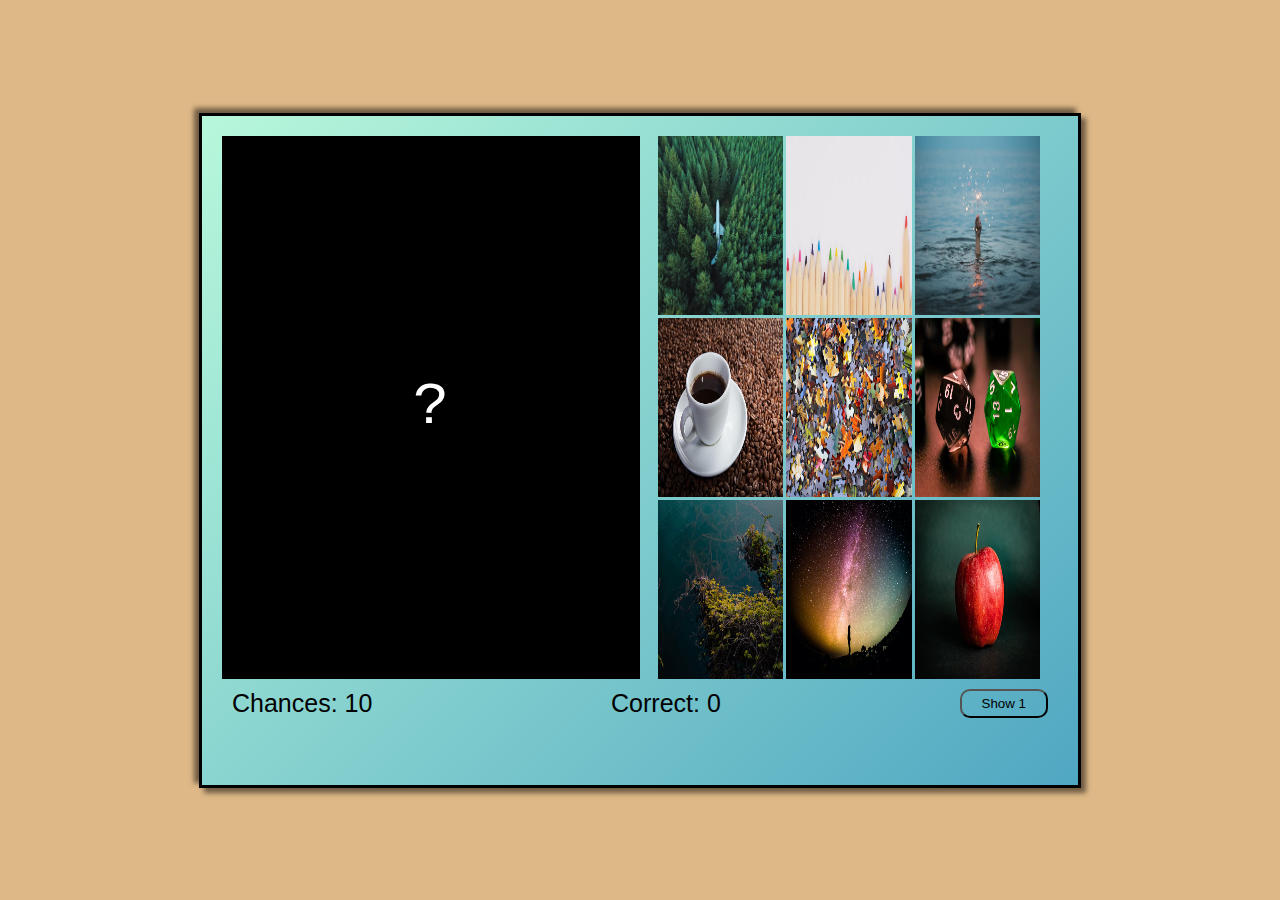
<file: new look/index.html>
<!DOCTYPE html>
<html lang="en">
  <head>
    <meta charset="UTF-8" />
    <meta http-equiv="X-UA-Compatible" content="IE=edge" />
    <meta name="viewport" content="width=device-width, initial-scale=1.0" />
    <title>UPdate game</title>
    <link rel="stylesheet" href="app.css" />
  </head>
  <body>
    <div class="container">
      <div class="images-con">
        <div class="one-image">
          <img src="pic-3.avif" class="one" alt="" />
          <div class="cover">?</div>
        </div>
        <div class="many-images">
          <img src="pic-1.avif" class="imgs" alt="" />
          <img src="pic-2.avif" class="imgs" alt="" />
          <img src="pic-3.avif" class="imgs" alt="" />
          <img src="pic-4.avif" class="imgs" alt="" />
          <img src="pic-5.avif" class="imgs" alt="" />
          <img src="pic-6.avif" class="imgs" alt="" />
          <img src="pic-7.avif" class="imgs" alt="" />
          <img src="pic-8.avif" class="imgs" alt="" />
          <img src="pic-9.avif" class="imgs" alt="" />
          <!-- <img src="pic-10.avif" class="imgs" alt="" /> -->
        </div>
      </div>
      <div class="dis">
        <p id="chances">Chances: <span class="chances-num">10</span></p>
        <p id="correct">Correct: <span class="correct-num">0</span></p>
        <button id="show-btn">Show <span class="show-num">1</span></button>
      </div>
      <div class="overlay hidden"></div>
    </div>
    <p class="correct-pop hidden">CORRECT ✔</p>
    <div class="result hidden">
      <p class="win-lose">YOU WON THE GAME 🏆</p>
      <button id="play-again">Play again</button>
    </div>

    <script src="script.js"></script>
  </body>
</html>
</file>
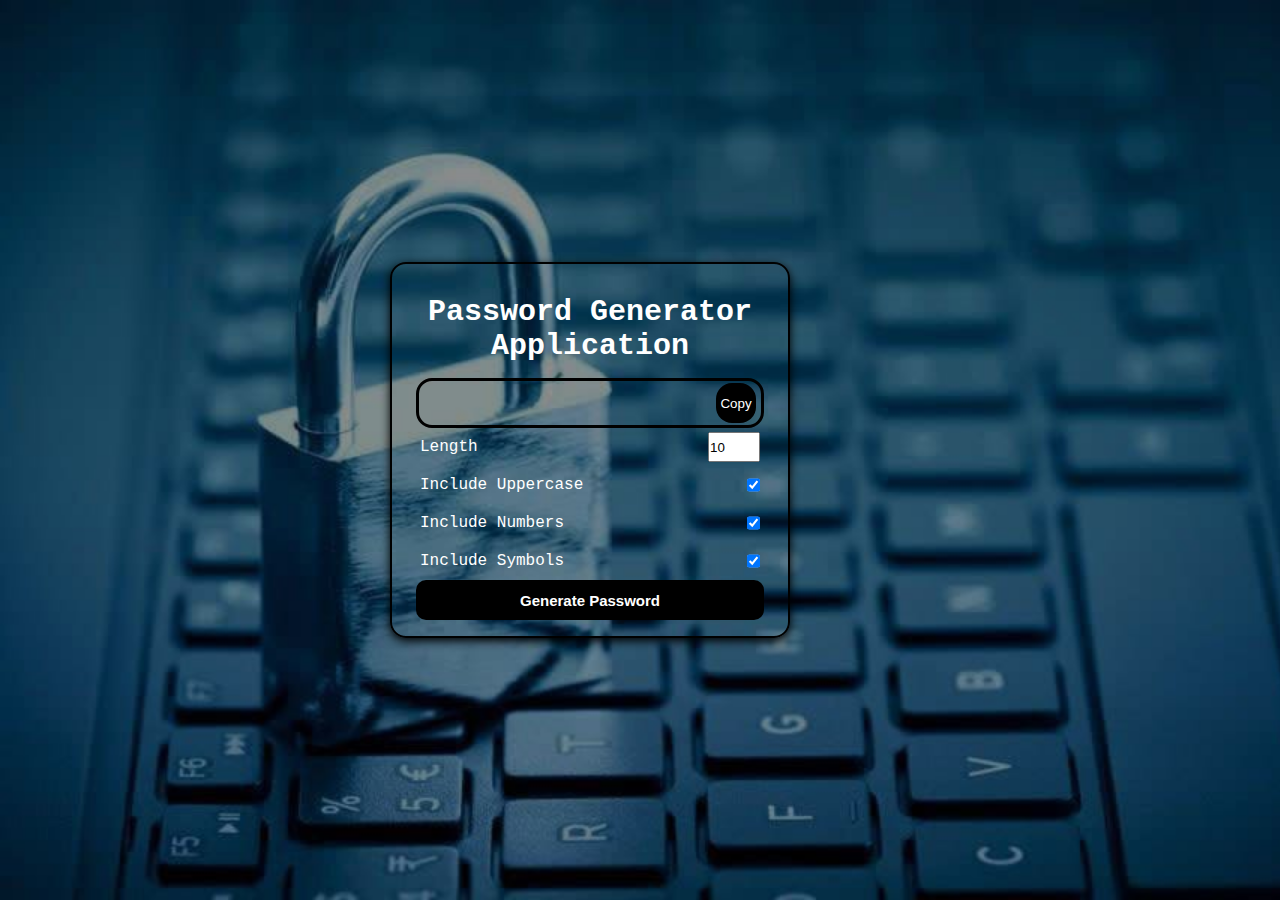
<file: Password-Generator/index.html>
<!DOCTYPE html>
<html lang="en">
  <head>
    <title>Password Generator App</title>
    <link rel="stylesheet" href="style.css" />
    <script src="script.js" defer></script>
  </head>

  <body>
    <div class="content">
      <form id="passwordGeneratorForm">
        <div class="container">
          <h2>Password Generator Application</h2>
          <div class="result__container">
            <span id="result"></span>
            <button id="copy">Copy</button>
          </div>
          <div class="options">
            <div class="option">
              <label>Length</label>
              <input type="number" id="length" min="4" max="30" value="10" />
            </div>
            <div class="option">
              <label>Include Uppercase</label>
              <input type="checkbox" id="uppercase" checked />
            </div>
            <div class="option">
              <label>Include Numbers</label>
              <input type="checkbox" id="numbers" checked />
            </div>
            <div class="option">
              <label>Include Symbols</label>
              <input type="checkbox" id="symbols" checked />
            </div>
          </div>
          <button class="btn" id="generate" type="submit">
            Generate Password
          </button>
        </div>
      </form>
    </div>
  </body>
</html>
</file>
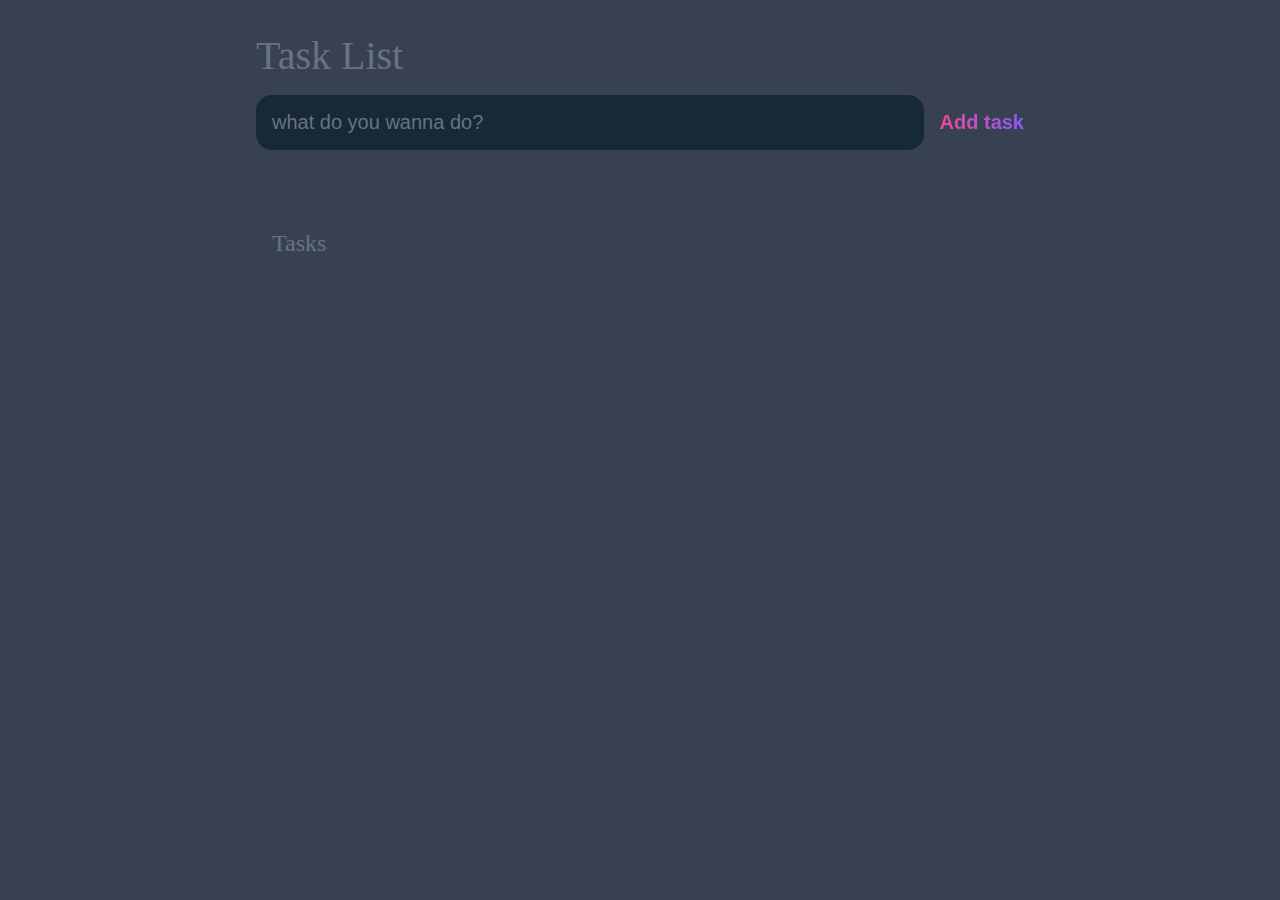
<file: project to do/index.html>
<!DOCTYPE html>
<html lang="en">

<head>
    <meta charset="UTF-8">
    <meta http-equiv="X-UA-Compatible" content="IE=edge">
    <meta name="viewport" content="width=device-width, initial-scale=1.0">
    <title>to do assignment</title>
    <link rel="stylesheet" href="styling.css">
    <link rel="stylesheet" href="resp.css">
</head>

<body>
    <header>
        <h1>Task List</h1>
        <form action="" class="new-task-form">
            <input type="text" id="new-task-input" placeholder="what do you wanna do?">
            <input type="submit" id="new-task-submit" value="Add task">

        </form>
    </header>
    <main>

        <section class="task-list">
            <h2>Tasks</h2>
            <div id="tasks">

                <!-- <div class="task">
                    <div class="content">
                        <input type="text" class="text" value="my shiny text">
                    </div>
                    <div class="actions">
                        <button class="edit">Edit</button>
                        <button class="delete">delete</button>
                    </div>
                </div> -->

            </div>
        </section>
    </main>

    <script src="app.js"></script>
</body>

</html>
</file>
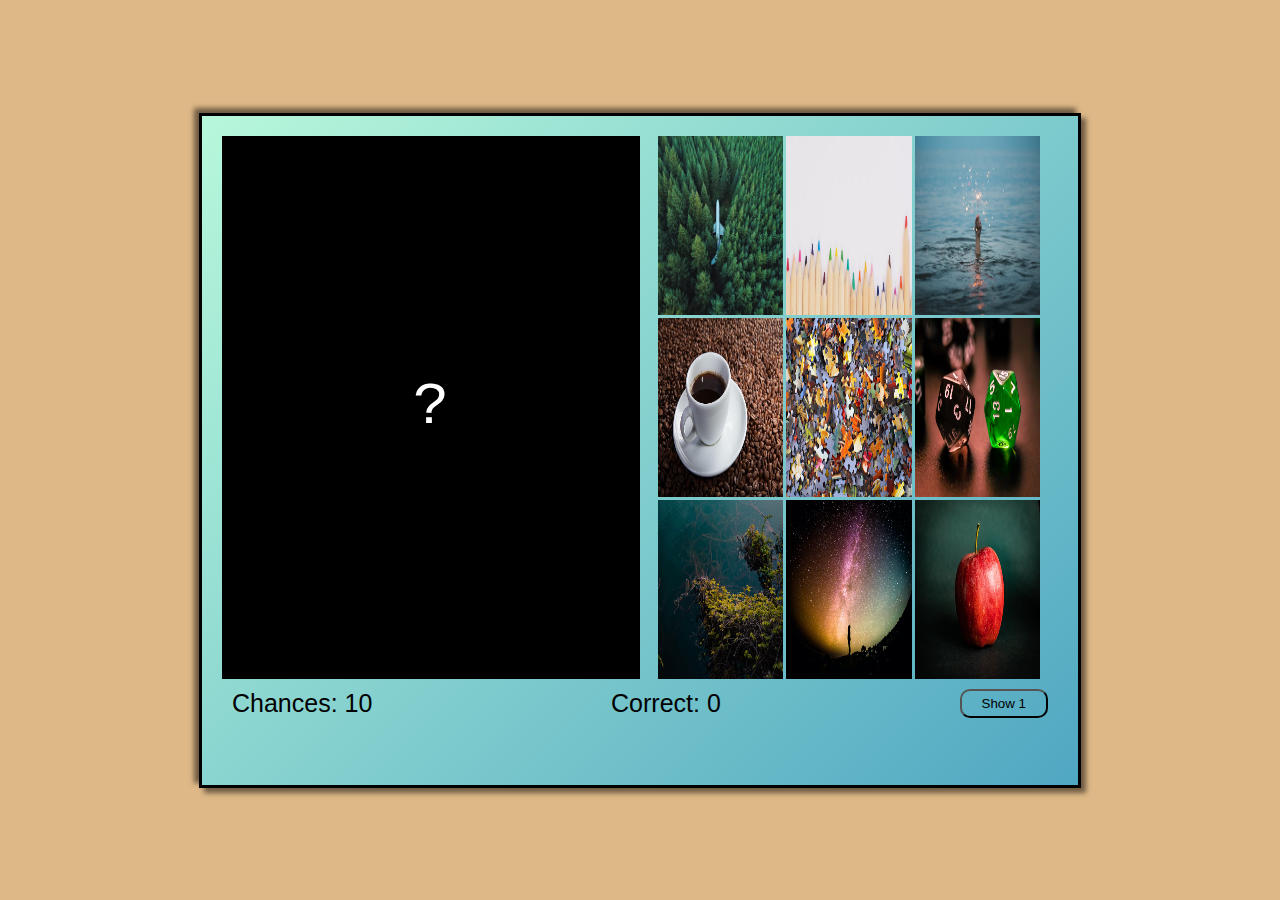
<file: Updated photo game/index.html>
<!DOCTYPE html>
<html lang="en">
  <head>
    <meta charset="UTF-8" />
    <meta http-equiv="X-UA-Compatible" content="IE=edge" />
    <meta name="viewport" content="width=device-width, initial-scale=1.0" />
    <title>Photo Game</title>
    <link rel="stylesheet" href="app.css" />
  </head>
  <body>
    <div class="container">
      <div class="images-con">
        <div class="one-image">
          <img src="pic-3.avif" class="one" alt="" />
          <div class="cover">?</div>
        </div>
        <div class="many-images">
          <img src="pic-1.avif" class="imgs" alt="" />
          <img src="pic-2.avif" class="imgs" alt="" />
          <img src="pic-3.avif" class="imgs" alt="" />
          <img src="pic-4.avif" class="imgs" alt="" />
          <img src="pic-5.avif" class="imgs" alt="" />
          <img src="pic-6.avif" class="imgs" alt="" />
          <img src="pic-7.avif" class="imgs" alt="" />
          <img src="pic-8.avif" class="imgs" alt="" />
          <img src="pic-9.avif" class="imgs" alt="" />
          <!-- <img src="pic-10.avif" class="imgs" alt="" /> -->
        </div>
      </div>
      <div class="dis">
        <p id="chances">Chances: <span class="chances-num">10</span></p>
        <p id="correct">Correct: <span class="correct-num">0</span></p>
        <button id="show-btn">Show <span class="show-num">1</span></button>
      </div>
      <div class="overlay hidden"></div>
    </div>
    <p class="correct-pop hidden">CORRECT ✔</p>
    <div class="result hidden">
      <p class="win-lose">YOU WON THE GAME 🏆</p>
      <button id="play-again">Play again</button>
    </div>

    <script src="script.js"></script>
  </body>
</html>
</file>
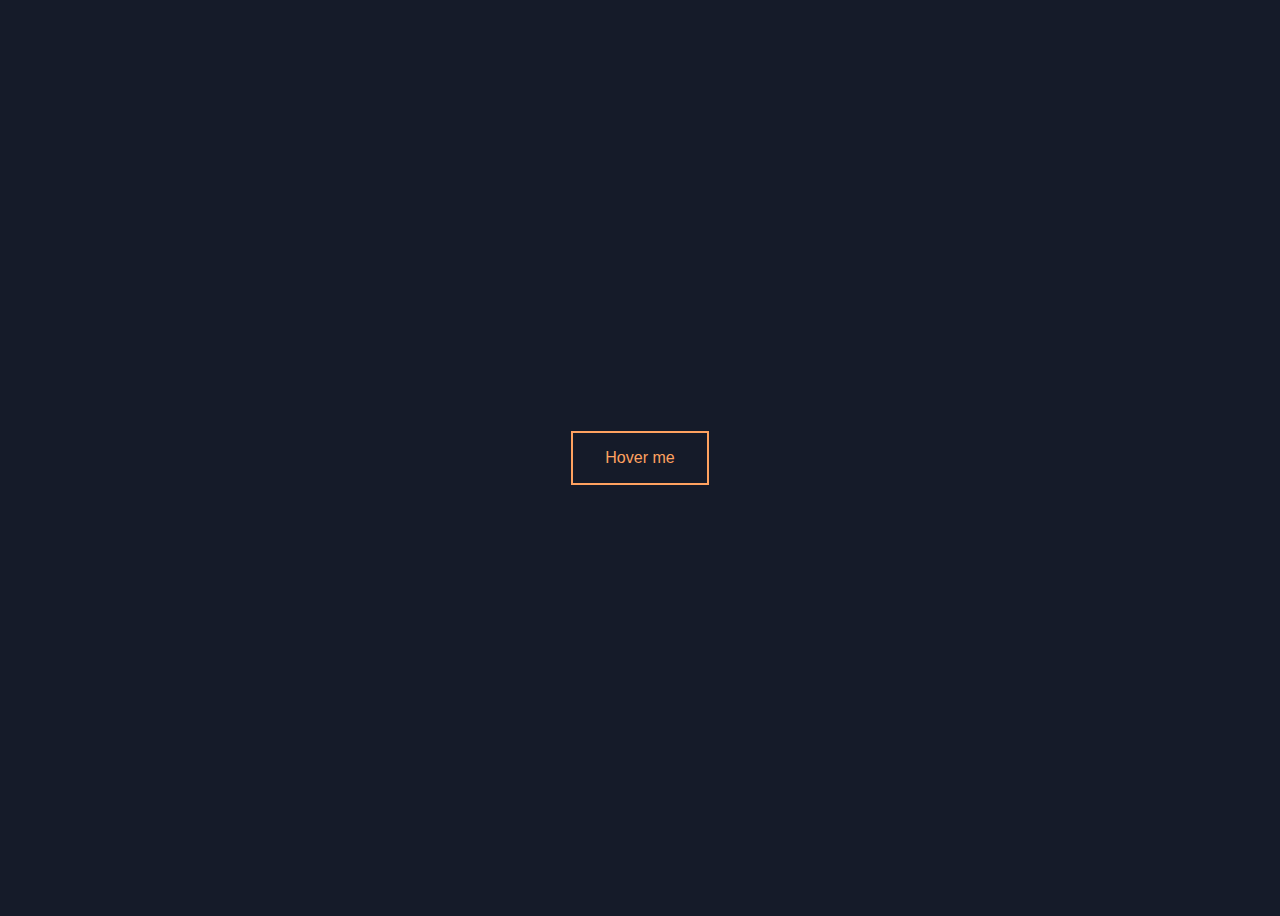
<file: fancyButton-effect/button.html>
<!DOCTYPE html>
<html lang="en">

<head>
    <meta charset="UTF-8">
    <meta http-equiv="X-UA-Compatible" content="IE=edge">
    <meta name="viewport" content="width=device-width, initial-scale=1.0">
    <title>fancy button</title>
    <link rel="stylesheet" href="button.css">
    <link rel="stylesheet" href="https://fonts.googleapis.com/css?family=Roboto+Mono&subset=cyrillic.">
</head>

<body>
    <button>Hover me</button>

</body>

</html>
</file>
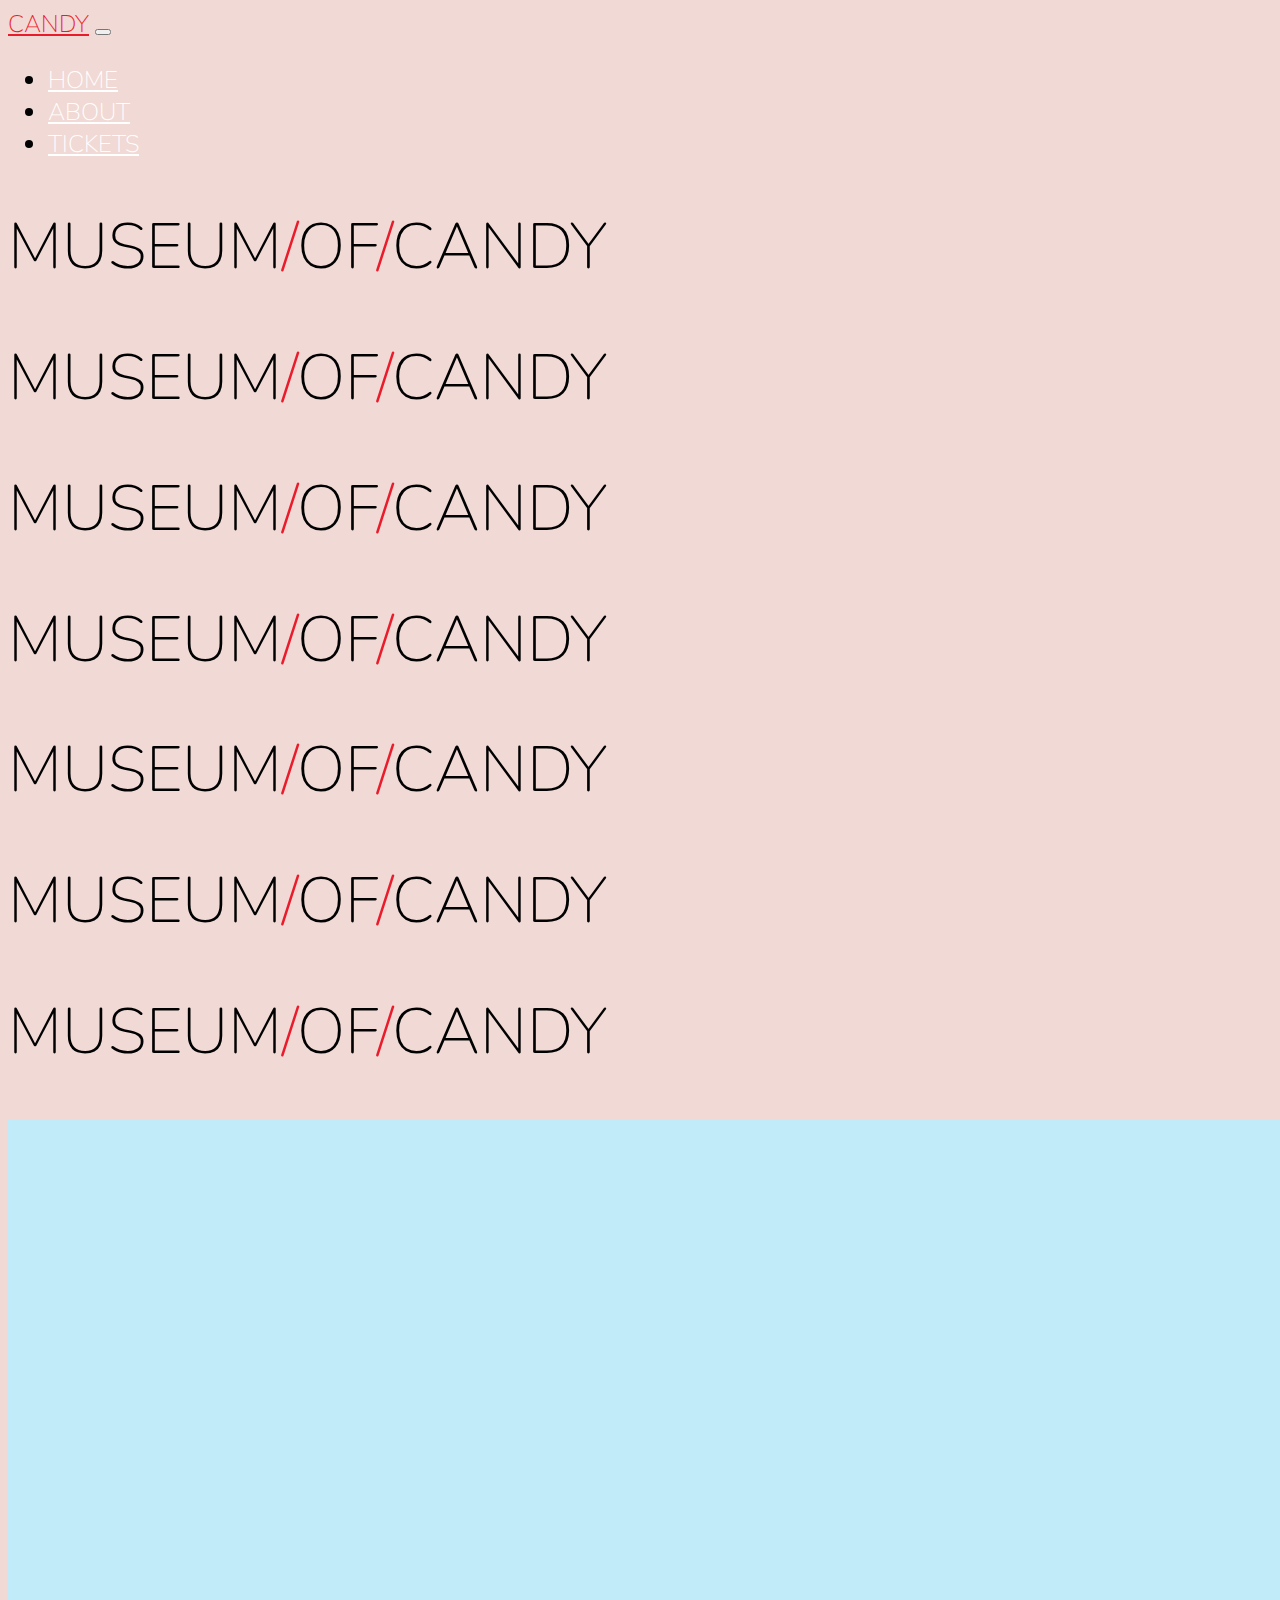
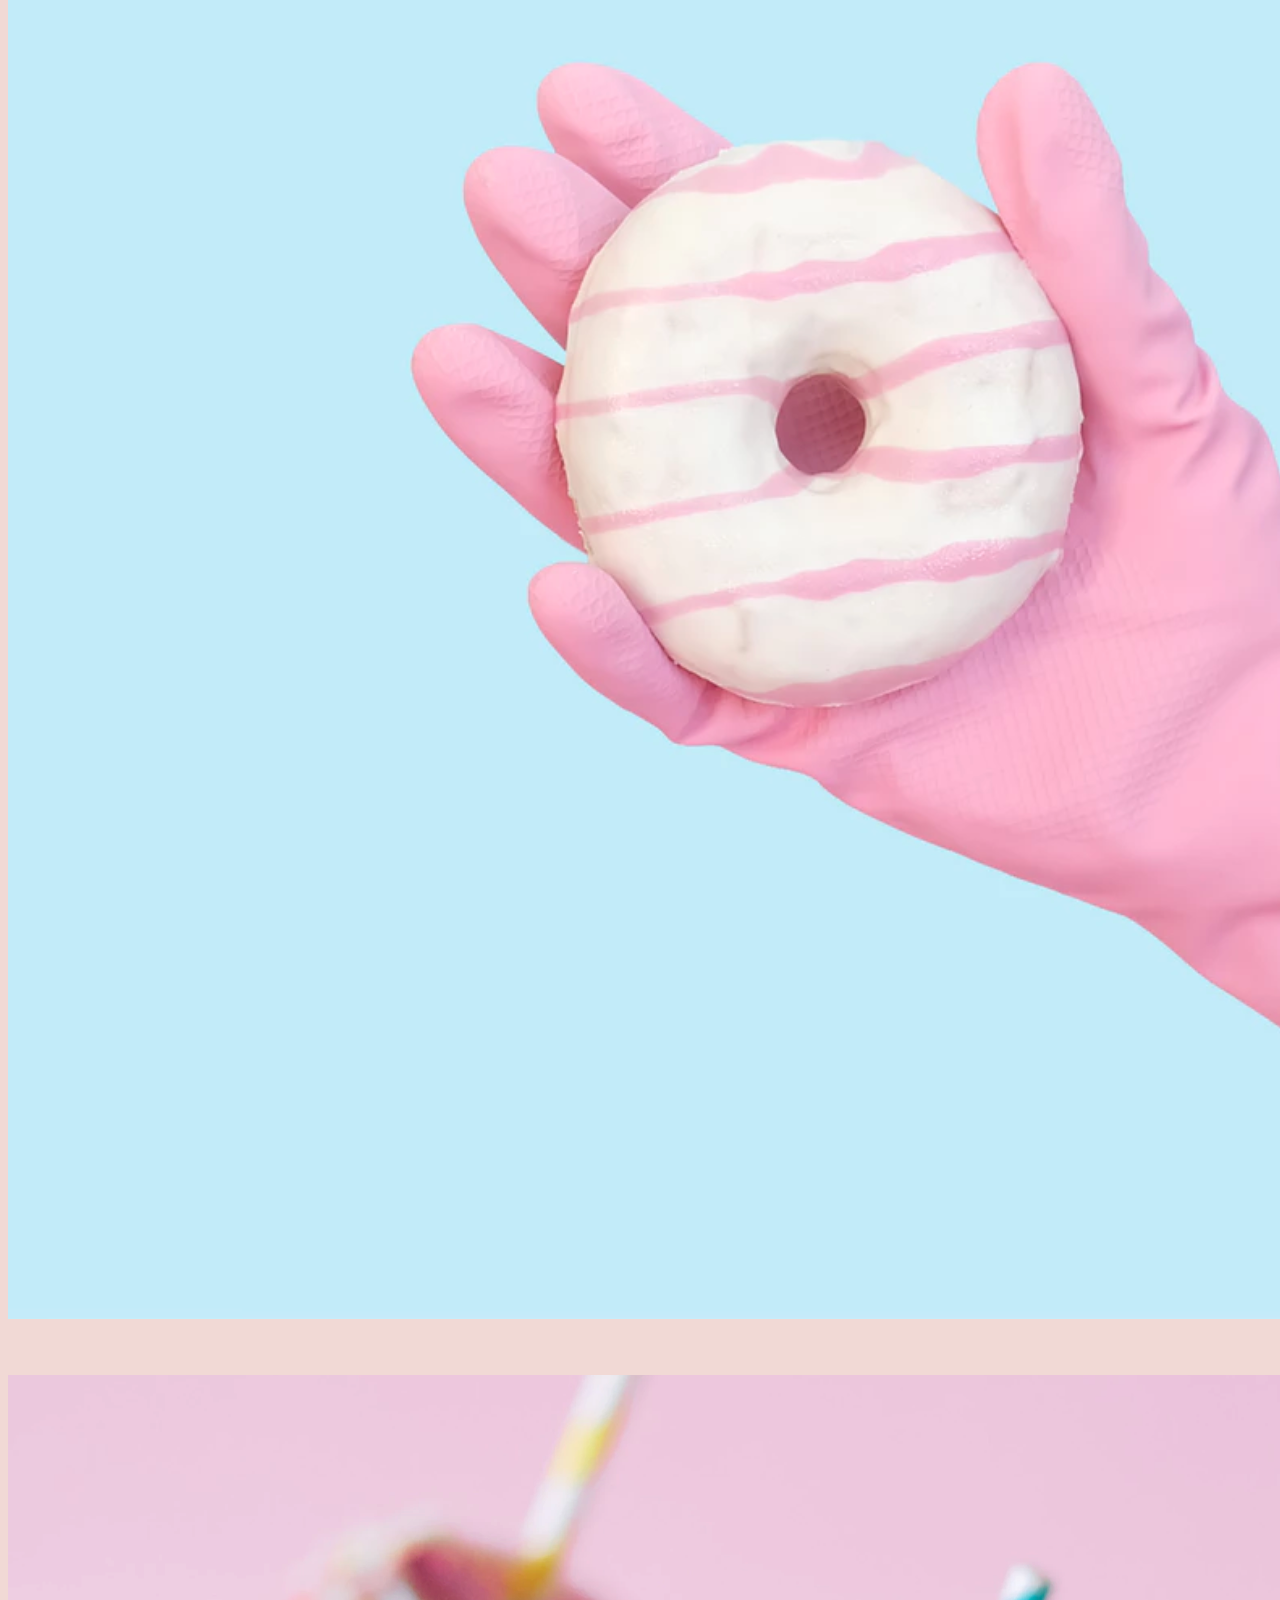
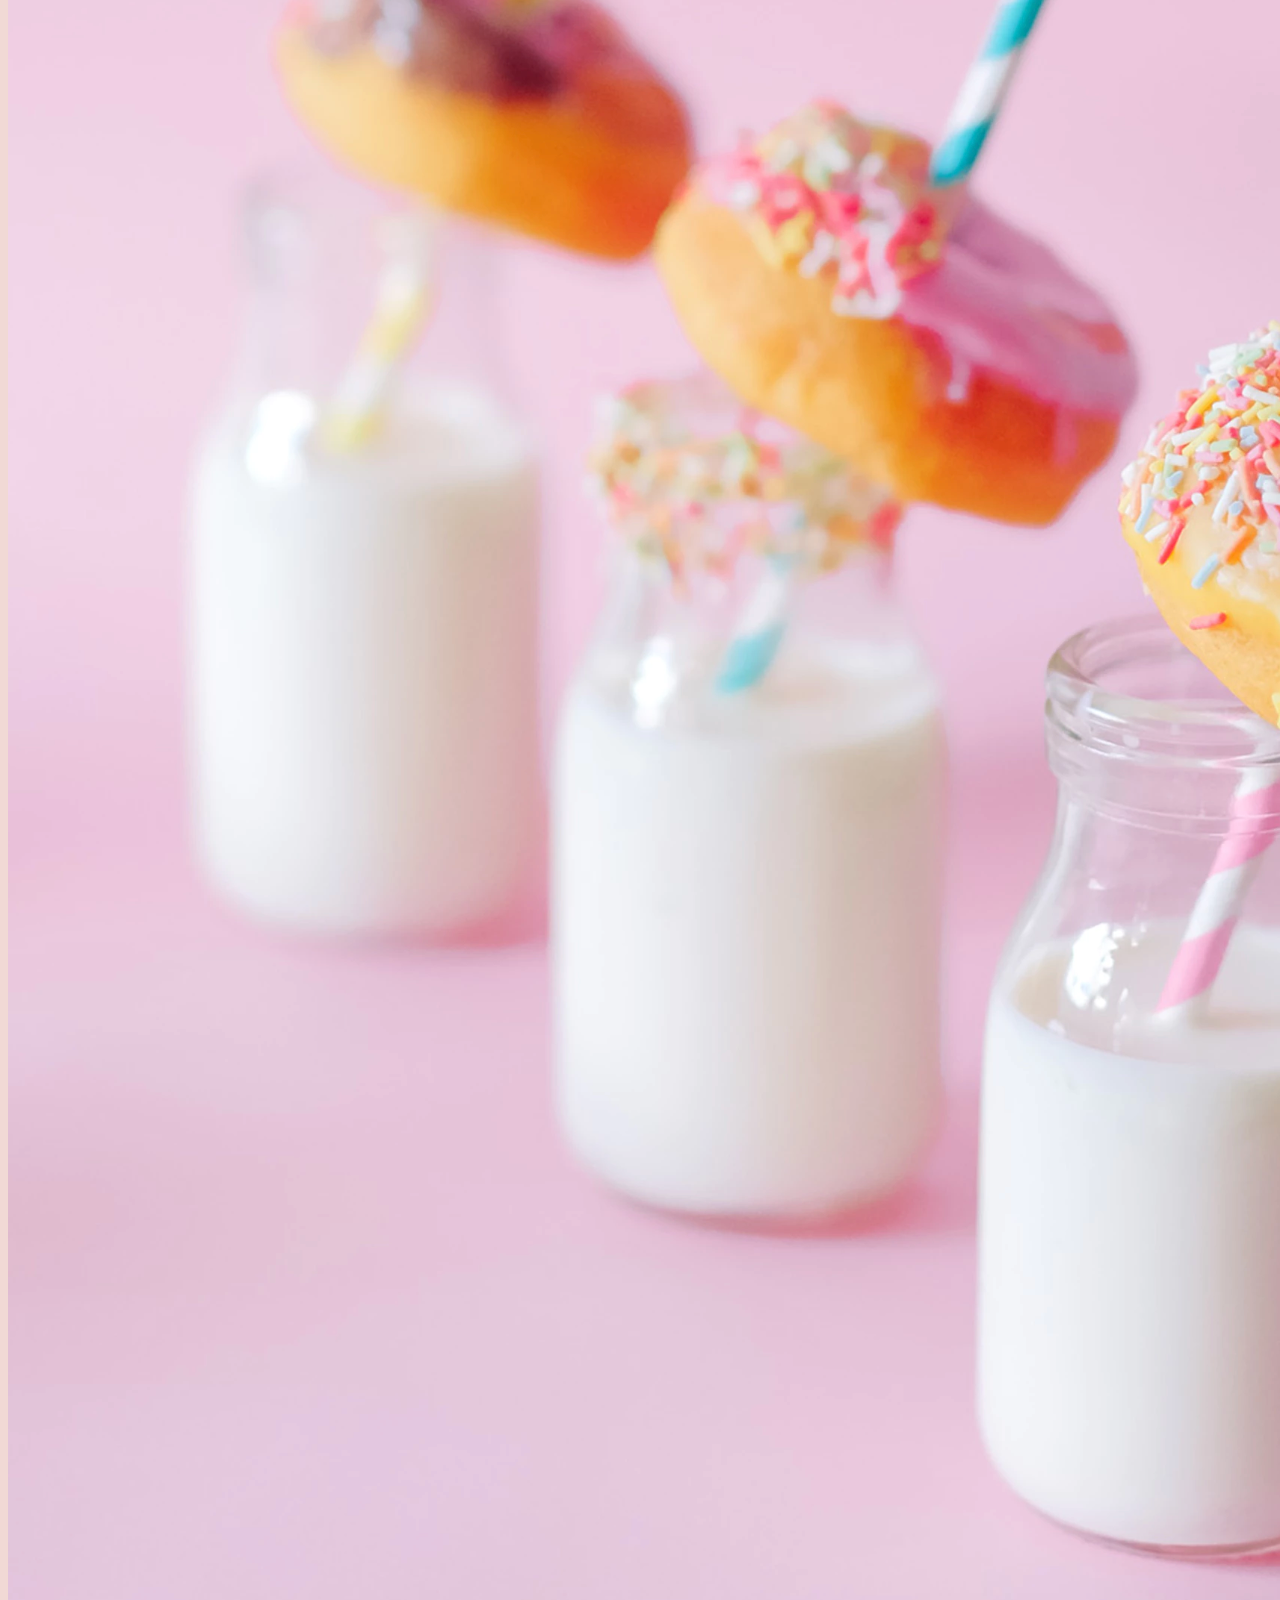
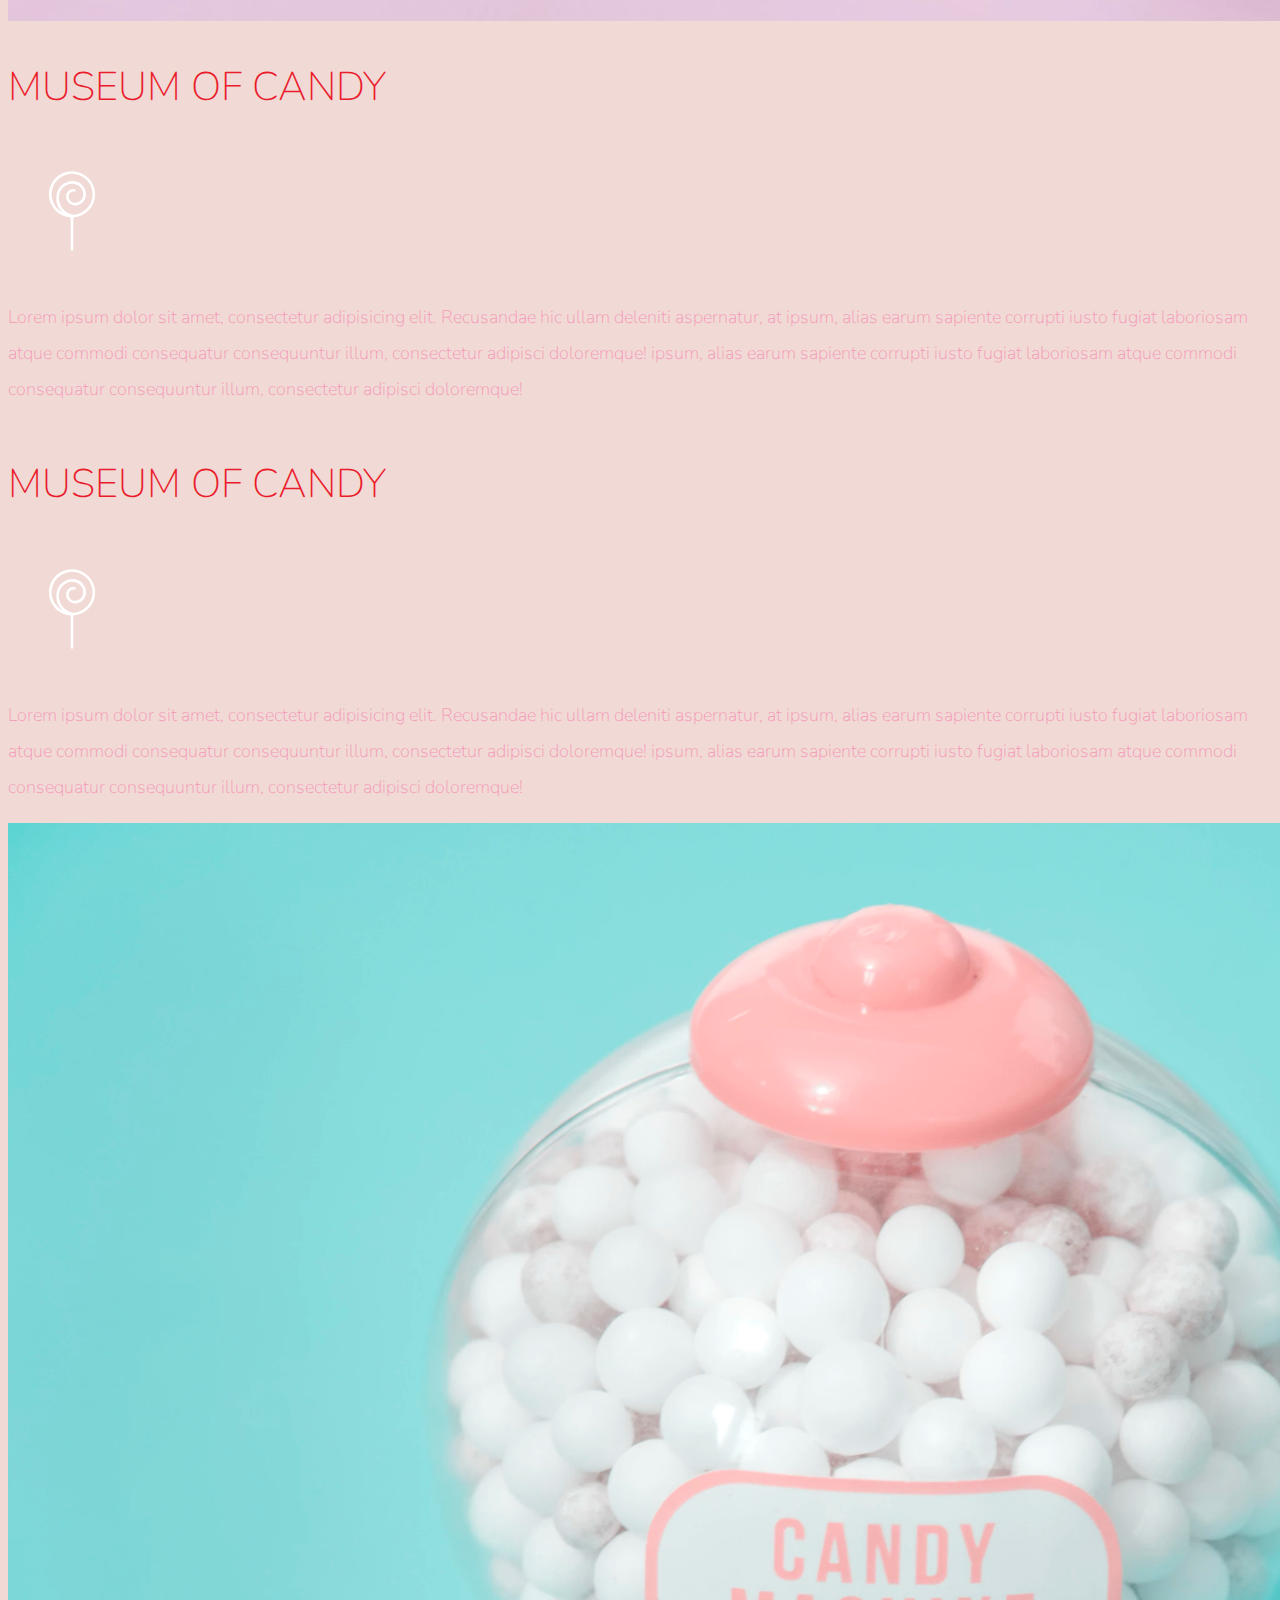
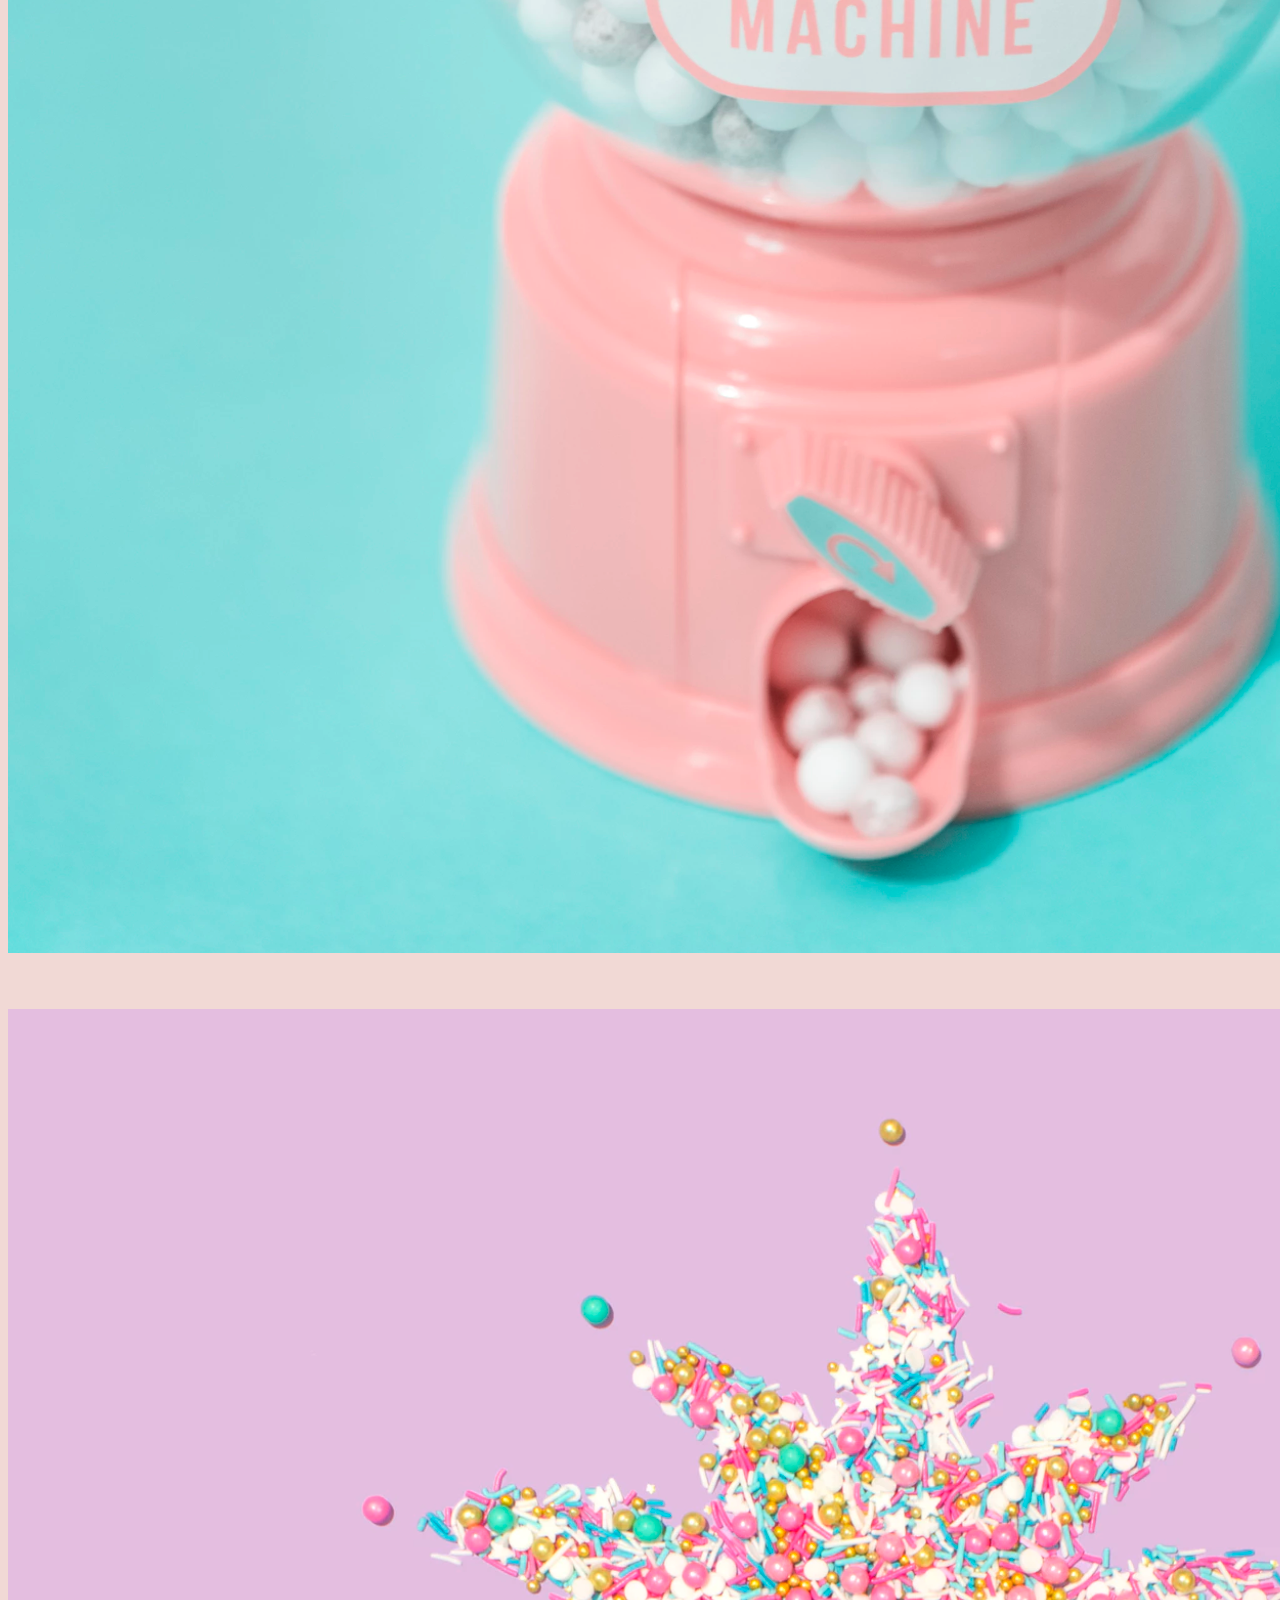
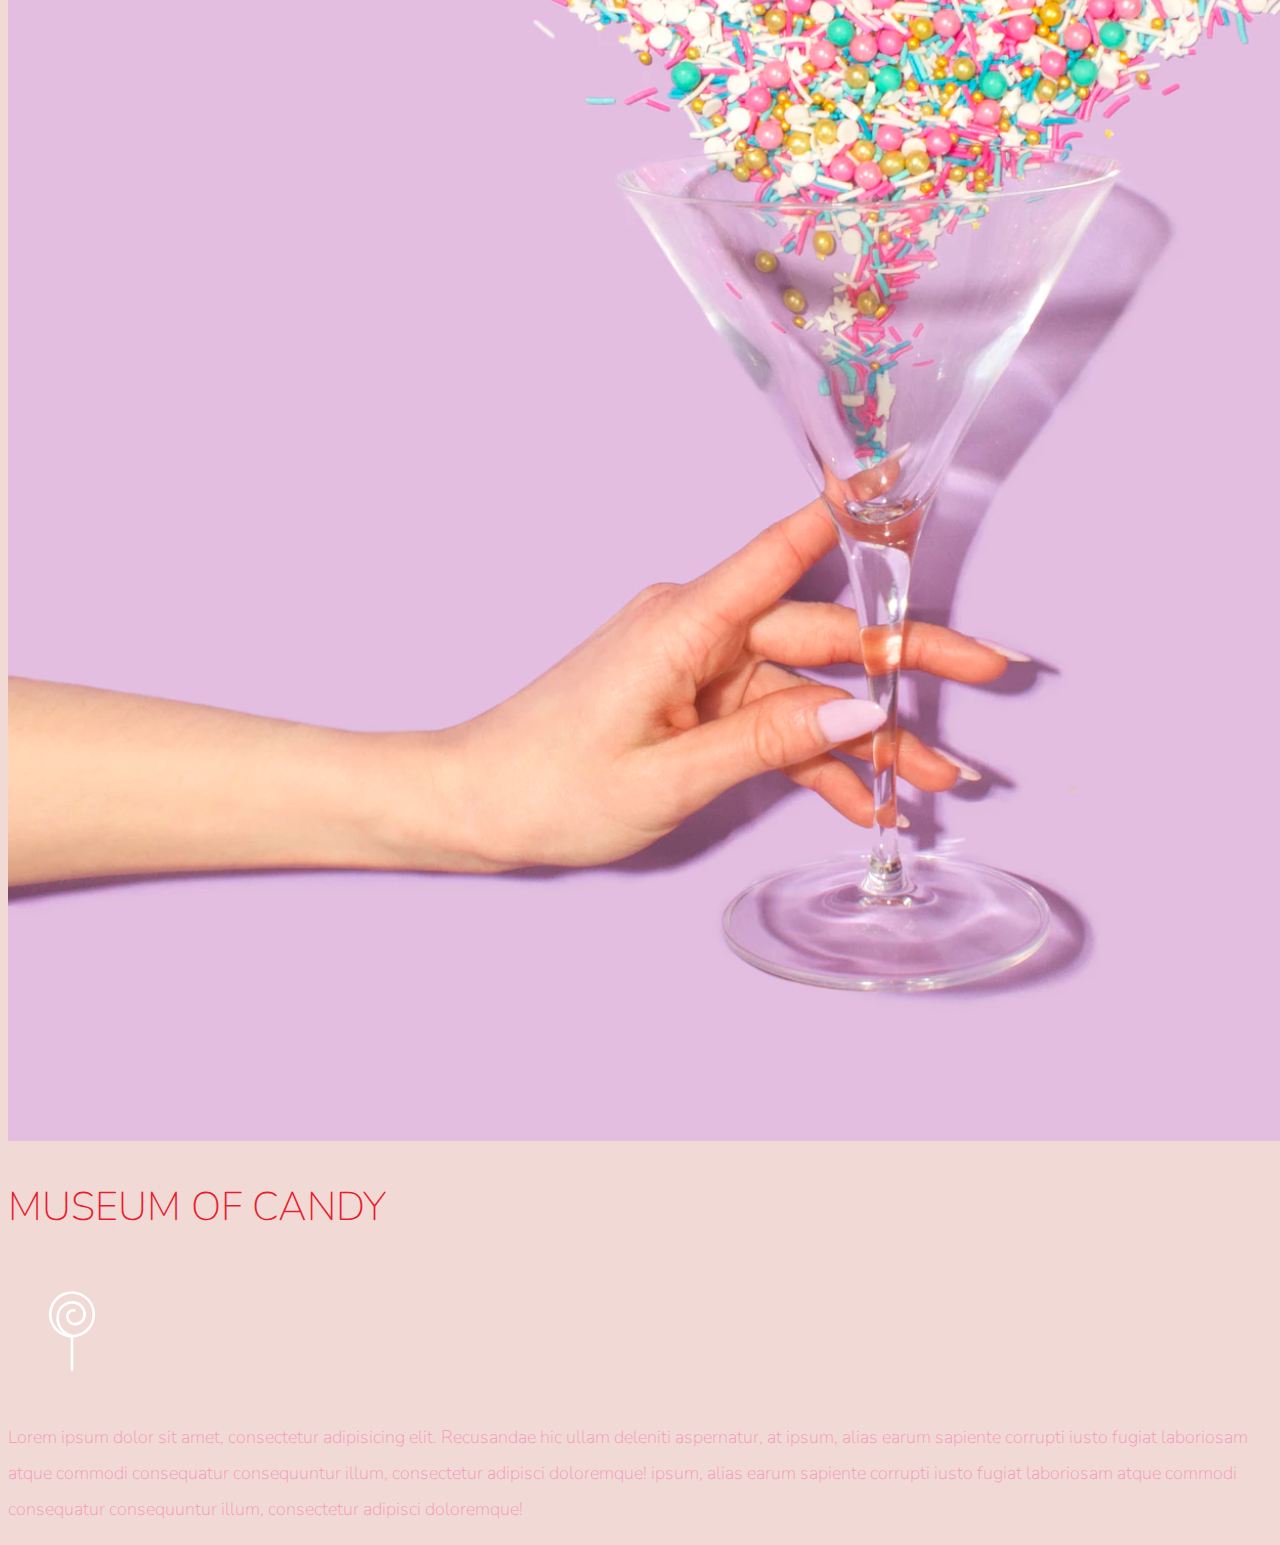
<file: meseum of candy/candy.html>
<!DOCTYPE html>
<html lang="en">

<head>
    <meta charset="UTF-8">
    <meta http-equiv="X-UA-Compatible" content="IE=edge">
    <meta name="viewport" content="width=device-width, initial-scale=1.0">
    <title>Candy project</title>
    <link href="https://cdn.jsdelivr.net/npm/bootstrap@5.1.3/dist/css/bootstrap.min.css" rel="stylesheet"
        integrity="sha384-1BmE4kWBq78iYhFldvKuhfTAU6auU8tT94WrHftjDbrCEXSU1oBoqyl2QvZ6jIW3" crossorigin="anonymous">
    <link rel="stylesheet" href="candy.css">
    <link
        href="https://fonts.googleapis.com/css2?family=Montserrat:ital,wght@1,300&family=Nunito:ital,wght@0,200;0,300;0,400;0,500;0,600;0,700;0,800;0,900;1,200;1,300;1,400;1,500;1,600;1,700;1,800;1,900&family=Open+Sans:wght@500&family=Raleway:wght@500;800&family=Roboto:ital,wght@0,400;1,300&display=swap"
        rel="stylesheet">
</head>

<body>
    <nav id="mainnavi" class="navbar navbar-expand-md navbar-dark py-0 fixed-top ">
        <a href="#" class="navbar-brand">CANDY</a>
        <button class="navbar-toggler" data-bs-toggle="collapse" data-bs-target="#navilinks"
            aria-label="Toggle navigation">
            <span class="navbar-toggler-icon"></span>
        </button>
        <div id="navilinks" class="collapse navbar-collapse">
            <ul class="navbar-nav">
                <li class="nav-item m-2">
                    <a href="#" class=" nav-link">HOME</a>
                </li>
                <li class="nav-item m-2">
                    <a href="#" class=" nav-link ">ABOUT</a>
                </li>
                <li class="nav-item m-2">
                    <a href="#" class=" nav-link">TICKETS</a>
                </li>
            </ul>

        </div>

    </nav>

    <div class="container-fluid px-0">
        <div class="row align-items-center">
            <div class="col-lg-6">
                <div id="headgroup" class="text-center d-none d-lg-block mt-5">
                    <h1>MUSEUM<span>/</span>OF<span>/</span>CANDY</h1>
                    <h1>MUSEUM<span>/</span>OF<span>/</span>CANDY</h1>
                    <h1>MUSEUM<span>/</span>OF<span>/</span>CANDY</h1>
                    <h1>MUSEUM<span>/</span>OF<span>/</span>CANDY</h1>
                    <h1>MUSEUM<span>/</span>OF<span>/</span>CANDY</h1>
                    <h1>MUSEUM<span>/</span>OF<span>/</span>CANDY</h1>
                    <h1>MUSEUM<span>/</span>OF<span>/</span>CANDY</h1>
                </div>
            </div>
            <div class="col-lg-6">
                <img class="img-fluid" src="imgs/hand2.png" alt="hand holding a donut">
            </div>
        </div>
    </div>

    <section class="container-fluid px-0">
        <div class="row align-items-center content">
            <div class="col-lg-6  order-2 order-md-1">
                <img src="imgs/milk.png" alt="" class="img-fluid">

            </div>
            <div class="col-lg-6 text-center order-1 order-md-2 ">
                <div class="row justify-content-center">
                    <div class="col-10 col-lg-8 blurb mb-5 mb-md-0">
                        <h2>MUSEUM OF CANDY</h2>
                        <img src="imgs/lolli_icon.png" alt="" class="d-none d-lg-inline ">
                        <p class="lead">
                            Lorem ipsum dolor sit amet, consectetur adipisicing elit. Recusandae hic ullam deleniti
                            aspernatur,
                            at
                            ipsum, alias earum sapiente corrupti iusto fugiat laboriosam atque commodi consequatur
                            consequuntur
                            illum, consectetur adipisci doloremque!
                            ipsum, alias earum sapiente corrupti iusto fugiat laboriosam atque commodi consequatur
                            consequuntur
                            illum, consectetur adipisci doloremque!
                    </div>
                </div>
            </div>
        </div>
        <div class="row align-items-center content">
            <div class="col-lg-6 text-center ">
                <div class="row justify-content-center">
                    <div class="col-10 col-lg-8 blurb mb-5 mb-md-0">
                        <h2>MUSEUM OF CANDY</h2>
                        <img src="imgs/lolli_icon.png" alt="" class="d-none d-lg-inline ">
                        <p class="lead">
                            Lorem ipsum dolor sit amet, consectetur adipisicing elit. Recusandae hic ullam deleniti
                            aspernatur,
                            at
                            ipsum, alias earum sapiente corrupti iusto fugiat laboriosam atque commodi consequatur
                            consequuntur
                            illum, consectetur adipisci doloremque!
                            ipsum, alias earum sapiente corrupti iusto fugiat laboriosam atque commodi consequatur
                            consequuntur
                            illum, consectetur adipisci doloremque!
                    </div>
                </div>
            </div>
            <div class="col-lg-6">
                <img src="imgs/gumball.png" alt="" class="img-fluid">
            </div>
        </div>

        <div class="row align-items-center content">
            <div class="col-lg-6  order-2 order-md-1">
                <img src="imgs/sprinkles.png" alt="" class="img-fluid">

            </div>
            <div class="col-lg-6 text-center order-1 order-md-2 ">
                <div class="row justify-content-center">
                    <div class="col-10 col-lg-8 blurb mb-5 mb-md-0">
                        <h2>MUSEUM OF CANDY</h2>
                        <img src="imgs/lolli_icon.png" alt="" class="d-none d-lg-inline ">
                        <p class="lead">
                            Lorem ipsum dolor sit amet, consectetur adipisicing elit. Recusandae hic ullam deleniti
                            aspernatur,
                            at
                            ipsum, alias earum sapiente corrupti iusto fugiat laboriosam atque commodi consequatur
                            consequuntur
                            illum, consectetur adipisci doloremque!
                            ipsum, alias earum sapiente corrupti iusto fugiat laboriosam atque commodi consequatur
                            consequuntur
                            illum, consectetur adipisci doloremque!
                    </div>
                </div>
            </div>
        </div>
    </section>




    <script src="https://cdn.jsdelivr.net/npm/bootstrap@5.1.3/dist/js/bootstrap.bundle.min.js"
        integrity="sha384-ka7Sk0Gln4gmtz2MlQnikT1wXgYsOg+OMhuP+IlRH9sENBO0LRn5q+8nbTov4+1p"
        crossorigin="anonymous"></script>
    <script src="https://cdn.jsdelivr.net/npm/@popperjs/core@2.10.2/dist/umd/popper.min.js"
        integrity="sha384-7+zCNj/IqJ95wo16oMtfsKbZ9ccEh31eOz1HGyDuCQ6wgnyJNSYdrPa03rtR1zdB"
        crossorigin="anonymous"></script>
    <script src="https://cdn.jsdelivr.net/npm/bootstrap@5.1.3/dist/js/bootstrap.min.js"
        integrity="sha384-QJHtvGhmr9XOIpI6YVutG+2QOK9T+ZnN4kzFN1RtK3zEFEIsxhlmWl5/YESvpZ13"
        crossorigin="anonymous"></script>

    <script>
        $(function () {
            $(document).scroll(function () {
                var $nav = $("#mainnavi");
                $nav.toggleClass("scrolled", $(this).scrollTop() > $nav.height());
            });
        });
    </script>
</body>

</html>
</file>
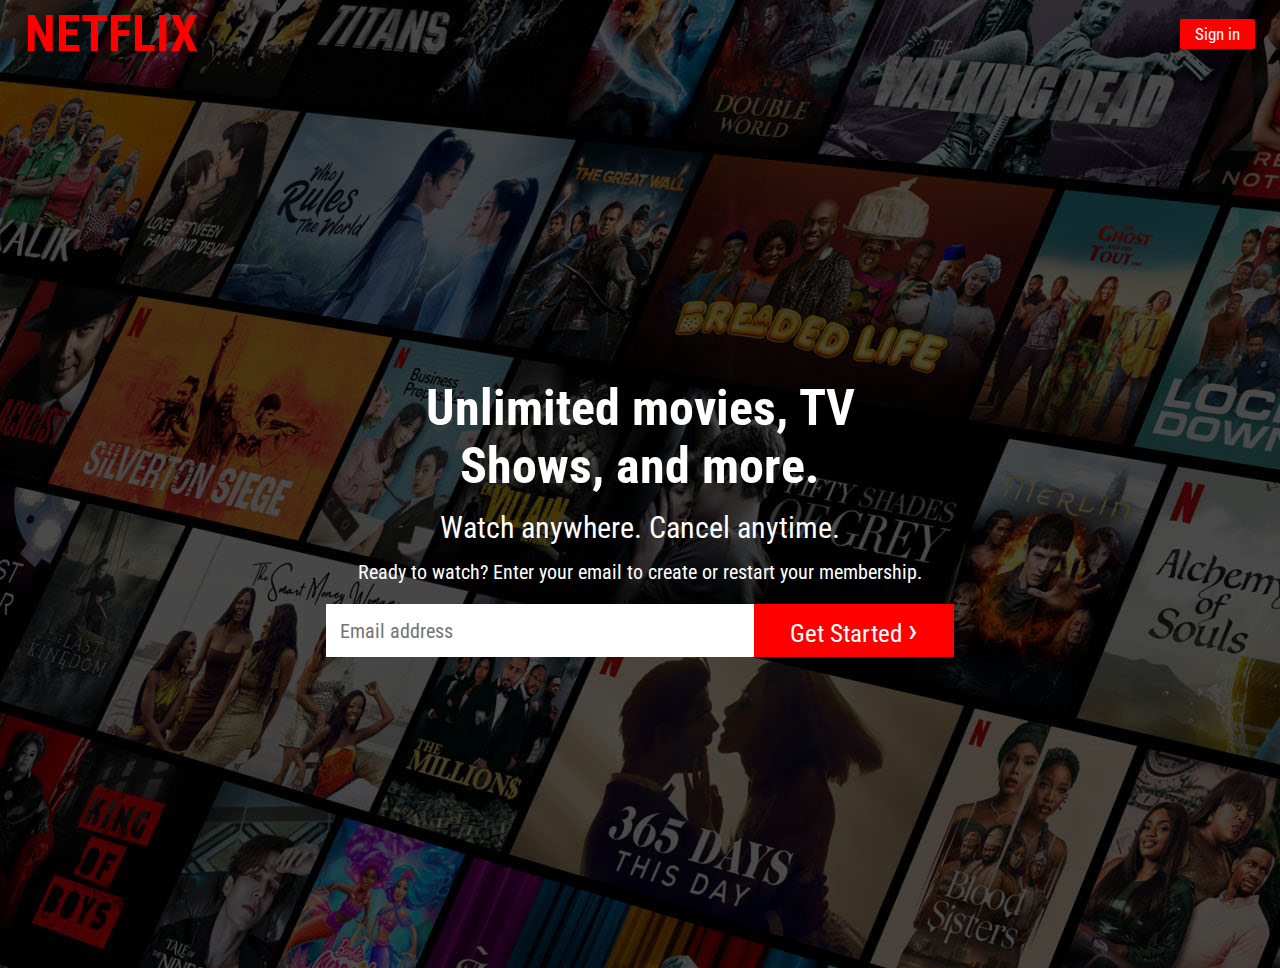
<file: netflix landing page/netflix.html>
<!DOCTYPE html>
<html lang="en">

<head>
    <meta charset="UTF-8">
    <meta http-equiv="X-UA-Compatible" content="IE=edge">
    <meta name="viewport" content="width=device-width, initial-scale=1.0">
    <title>net</title>
    <link rel="stylesheet" href="net.css">
    <link
        href="https://fonts.googleapis.com/css2?family=Roboto+Condensed:ital,wght@0,300;0,400;0,700;1,300;1,400;1,700&display=swap"
        rel="stylesheet">
    <link href="https://fonts.googleapis.com/css2?family=Bebas+Neue&display=swap" rel="stylesheet">
</head>

<body>
    <header>
        <nav class="nav-contain">
            <div class="nav-div">
                <h1>NETFLIX</h1>
                <button class="sign">Sign in</button>
            </div>

        </nav>
    </header>

    <main>
        <div class="cent">
            <p class="first">Unlimited movies, TV
                <br>Shows, and more.
            </p>
            <p class="second">Watch anywhere. Cancel anytime.</p>
            <p class="third">Ready to watch? Enter your email to create or restart your membership.</p>
            <div class="div-form">

                <form action="#">
                    <input type="email" name="email" id="email" placeholder="Email address">
                    <button class="btn">Get Started <span>&rsaquo;</span> </button>
                </form>
            </div>
        </div>
    </main>

</body>

</html>
</file>
<file: new look/app.css>
* {
  margin: 0;
  padding: 0;
  box-sizing: border-box;
}

html {
  font-size: 62.5%;
  font-family: sans-serif;
}

body {
  padding: 1rem;
  width: 100vw;
  height: 100vh;
  display: flex;
  align-items: center;
  justify-content: center;
  position: relative;
  background-color: burlywood;
}

.container {
  width: 70%;
  height: 75vh;
  border: 3px solid black;
  padding: 2rem;
  position: relative;
  box-shadow: 5px 5px 5px rgba(0, 0, 0, 0.5), -5px -5px 5px rgba(0, 0, 0, 0.5);
  background-image: linear-gradient(-225deg, #b7f8db 0%, #50a7c2 100%);
}

.overlay {
  position: absolute;
  top: 0;
  left: 0;
  width: 100%;
  height: 100%;
  background-color: rgba(0, 0, 0, 0.5);
}

.images-con {
  display: flex;
  /* gap: 1rem; */
}

.one-image {
  position: relative;
  height: 60.4vh;
  width: 50%;
  display: flex;
  justify-content: flex-end;
}

.one {
  width: 100%;
  height: 100%;
}

.cover {
  width: 100%;
  height: 100%;
  position: absolute;
  top: 0;
  color: white;
  background-color: black;
  display: flex;
  justify-content: center;
  align-items: center;
  font-family: 'Courier New', Courier, monospace;
  font-size: 6rem;
  font-weight: 500;
}

.many-images {
  display: flex;
  flex-wrap: wrap;
  justify-content: center;
  height: 100%;
  width: 50%;
  gap: 3px;
}

.imgs {
  width: 30%;
  height: 19.9vh;
}

.dis {
  display: flex;
  justify-content: space-between;
  margin: 1rem;
  font-size: 2.5rem;
  align-items: center;
}

#show-btn {
  padding: 0.5rem 2rem;
  border-radius: 1rem;
  background: none;
}
#show-btn:hover {
  color: white;
  font-weight: 600;
  background-color: blue;
  font-size: 1rem;
  cursor: pointer;
}

/* #correct,
#chances {
  margin-top: 1rem;
} */

.correct-pop {
  background-color: rgb(255, 255, 255);
  color: rgb(36, 200, 36);
  position: absolute;
  padding: 1rem 2rem;
  font-size: 3rem;
  font-weight: 700;
  border-radius: 1rem;
}

.result {
  background-color: rgb(36, 200, 36);
  color: rgb(255, 255, 255);
  position: absolute;
  padding: 1rem 2rem;
  font-size: 3rem;
  font-weight: 700;
  border-radius: 1rem;
  display: flex;
  flex-direction: column;
}

#play-again {
  font-size: 1.75rem;
  padding: 0.5rem 0;
  background-color: rgb(94, 94, 242);
  color: white;
  border-radius: 1rem;
  font-weight: 700;
  margin-top: 1rem;
}

.hidden {
  display: none;
}

@media (max-width: 630px) {
  .container {
    width: 100%;
    height: 70vh;

    padding: 1rem;
  }
  .many-images {
    gap: 4px;
  }
  .dis {
    display: flex;
    justify-content: space-between;
    margin: 0.5rem;
    font-size: 1.75rem;
  }
  #show-btn {
    padding: 0 0.75rem;
    border-radius: 1rem;
    background: none;
  }
  #show-btn:hover {
    color: white;
    font-weight: 500;
    background-color: blue;
    font-size: 1rem;
    cursor: pointer;
  }

  .result {
    font-size: 1.75rem;
  }

  #play-again {
    font-size: 1.25rem;
    padding: 0.5rem 0;
    background-color: rgb(94, 94, 242);
    color: white;
    border-radius: 1rem;
    font-weight: 700;
    margin-top: 1rem;
  }
}
</file>
<file: Password-Generator/style.css>
* {
    margin: 0;
    padding: 0;
    box-sizing: border-box;
}

body {
    height: 100vh;
    width: 100vw;
    display: flex;
    align-items: center;
    justify-content: center;
    flex-direction: column;
    font-family: 'Courier New', Courier, monospace;
    background-image: url("images/img2.jpeg");
    background-repeat: no-repeat;
    background-size: cover;
    position: relative;

}

.container {
    padding: 1rem 1.5rem;
    border: none;
    border-radius: 1rem;
    box-shadow: 0px 3px 10px;
    width: 80%;
    max-width: 500px;
    background-color: darkblue white;
    border: 2px solid black;

}

h2 {
    text-align: center;
    padding: 15px 0;
    color: white;
    font-size: 30px;
    font-weight: bold;
}


.option {
    display: flex;
    justify-content: space-between;
    line-height: 30px;
    padding: 4px;
    color: #ffffff;
}

.result__container {
    height: 50px;
    width: 100%;
    display: flex;
    justify-content: space-between;
    align-items: center;
    color: black;
    border: solid;
    border-radius: 1rem;
    padding: 0 5px;

}

.result-container #result {
    word-wrap: break-word;
    max-width: calc(100% - 40px);

}

#result {
    color: white;
}

.result__container #copy {
    height: 40px;
    width: 40px;
    background-color: black;
    color: #ffffff;
    border: none;
    border-radius: 1rem;
    cursor: pointer;
    outline: none;

}

.result__container #copy:hover {
    background-color: #524e55;
    color: #ffffff;
}

#generate {
    height: 40px;
    width: 100%;
    border-radius: 10px;
    border: none;
    background-color: black;
    color: #ffffff;
    font-size: 15px;
    font-weight: bold;
    cursor: pointer;
    outline: none;
}

#generate:hover {
    background-color: #524e55;
    color: #ffffff;
}

@media screen and (max-width:500px) {
    body {
        margin: 40px;
        justify-content: center;
        align-items: center;

    }
}
</file>
<file: project to do/styling.css>
:root {
    --dark: #374151;
    --darker: #172937;
    --darkest: #111827;
    --light: #eee;
    --grey: #687280;
    --pink: #ec4899;
    --purple: #8b5cf6;
}

* {
    box-sizing: border-box;
    margin: 0;
    padding: 0;
}

body {
    display: flex;
    flex-direction: column;
    min-height: 100vh;
    color: #fff;
    background-color: var(--dark);

}

header {
    padding: 2rem 1rem;
    max-width: 800px;
    width: 100%;
    margin: 0 auto;
}

header h1 {
    font-size: 2.5rem;
    font-weight: 300;
    color: var(--grey);
    margin-bottom: 1rem;
}

.new-task-form {
    display: flex;
}

input,
button {
    appearance: none;
    border: none;
    outline: none;
    background: none;
}

#new-task-input {
    flex: 1 1 0%;
    background-color: var(--darker);
    padding: 1rem;
    border-radius: 1rem;
    margin-right: 1rem;
    color: var(--light);
    font-size: 1.25rem;
}

#new-task-input::placeholder {
    color: var(--grey);

}

#new-task-submit {
    color: var(--pink);
    font-size: 1.25rem;
    font-weight: 700;
    background-image: linear-gradient(to right, var(--pink), var(--purple));
    -webkit-background-clip: text;
    -webkit-text-fill-color: transparent;
    cursor: pointer;
    transition: 0.4s;
}

#new-task-submit:hover {
    opacity: 0.8;
}

#new-task-submit:active {
    opacity: 0.6;
}

main {
    flex: 1 1 0%;
    padding: 2rem 1rem;
    max-width: 800px;
    width: 100%;
    margin: 0 auto;
}

.task-list {
    padding: 1rem;
}

.task-list h2 {
    font-size: 1.5rem;
    font-weight: 300;
    color: var(--grey);
    margin-bottom: 1rem;
    overflow: hidden;
}

#tasks .task {
    display: flex;
    justify-content: space-between;
    background-color: var(--darkest);
    padding: 1rem;
    margin-bottom: 1rem;
    border-radius: 1rem;
    overflow: hidden;
}

#tasks .task .content .text {
    color: var(--light);
    font-size: 1.125rem;
    width: 100%;
    display: block;
    transition: 0.4s;
    overflow: hidden;
}

#tasks .task .content {
    flex: 1 1 0%;
    overflow: hidden;
}

#tasks .task .content .text:not(:read-only) {
    color: var(--pink);
}

#tasks .task .action {
    display: flex;
    margin: 0 -0.5rem;
    overflow: hidden;
}

.task .action button {
    cursor: pointer;
    margin: 0 0.5rem;
    font-size: 18px;
    font-weight: 700;
    text-transform: uppercase;
    transition: 0.4s;
    overflow: hidden;
}

.task .action button:hover {
    opacity: 0.8;
    overflow: hidden;
}

.task .action button:active {
    opacity: 0.6;
    overflow: hidden;
}

.task .action .edit {
    background-image: linear-gradient(to right, var(--pink), var(--purple));
    -webkit-background-clip: text;
    -webkit-text-fill-color: transparent;
    overflow: hidden;
}

.task .action .delete {
    color: crimson;
    overflow: hidden;
}
</file>
<file: project to do/resp.css>
@media(max-width:770px) {
    body {
        overflow: hidden;
    }

    header {
        font-size: 1.25rem;
        max-width: 500px;
        width: 100%;
        overflow: hidden;
    }

    header h1 {
        font-size: 1.25rem;
        overflow: hidden;
    }

    #new-task-input,
    #new-task-submit {
        font-size: 1rem;
        overflow: hidden;
    }

    main {
        max-width: 500px;
        width: 100%;
        overflow: hidden;
    }

    .task-list h2 {
        font-size: 0.93rem;
        overflow: hidden;
    }




}
</file>
<file: Updated photo game/app.css>
* {
  margin: 0;
  padding: 0;
  box-sizing: border-box;
}

html {
  font-size: 62.5%;
  font-family: sans-serif;
}

body {
  padding: 1rem;
  width: 100vw;
  height: 100vh;
  display: flex;
  align-items: center;
  justify-content: center;
  position: relative;
  background-color: burlywood;
}

.container {
  width: 70%;
  height: 75vh;
  border: 3px solid black;
  padding: 2rem;
  position: relative;
  box-shadow: 5px 5px 5px rgba(0, 0, 0, 0.5), -5px -5px 5px rgba(0, 0, 0, 0.5);
  background-image: linear-gradient(-225deg, #b7f8db 0%, #50a7c2 100%);
}

.overlay {
  position: absolute;
  top: 0;
  left: 0;
  width: 100%;
  height: 100%;
  background-color: rgba(0, 0, 0, 0.5);
}

.images-con {
  display: flex;
  /* gap: 1rem; */
}

.one-image {
  position: relative;
  height: 60.4vh;
  width: 50%;
  display: flex;
  justify-content: flex-end;
}

.one {
  width: 100%;
  height: 100%;
}

.cover {
  width: 100%;
  height: 100%;
  position: absolute;
  top: 0;
  color: white;
  background-color: black;
  display: flex;
  justify-content: center;
  align-items: center;
  font-family: 'Courier New', Courier, monospace;
  font-size: 6rem;
  font-weight: 500;
}

.many-images {
  display: flex;
  flex-wrap: wrap;
  justify-content: center;
  height: 100%;
  width: 50%;
  gap: 3px;
}

.imgs {
  width: 30%;
  height: 19.9vh;
}

.dis {
  display: flex;
  justify-content: space-between;
  margin: 1rem;
  font-size: 2.5rem;
  align-items: center;
}

#show-btn {
  padding: 0.5rem 2rem;
  border-radius: 1rem;
  background: none;
}
#show-btn:hover {
  color: white;
  font-weight: 600;
  background-color: blue;
  font-size: 1rem;
  cursor: pointer;
}

/* #correct,
#chances {
  margin-top: 1rem;
} */

.correct-pop {
  background-color: rgb(255, 255, 255);
  color: rgb(36, 200, 36);
  position: absolute;
  padding: 1rem 2rem;
  font-size: 3rem;
  font-weight: 700;
  border-radius: 1rem;
}

.result {
  background-color: rgb(36, 200, 36);
  color: rgb(255, 255, 255);
  position: absolute;
  padding: 1rem 2rem;
  font-size: 3rem;
  font-weight: 700;
  border-radius: 1rem;
  display: flex;
  flex-direction: column;
}

#play-again {
  font-size: 1.75rem;
  padding: 0.5rem 0;
  background-color: rgb(94, 94, 242);
  color: white;
  border-radius: 1rem;
  font-weight: 700;
  margin-top: 1rem;
}

.hidden {
  display: none;
}

@media (max-width: 630px) {
  .container {
    width: 100%;
    height: 70vh;

    padding: 1rem;
  }
  .many-images {
    gap: 4px;
  }
  .dis {
    display: flex;
    justify-content: space-between;
    margin: 0.5rem;
    font-size: 1.75rem;
  }
  #show-btn {
    padding: 0 0.75rem;
    border-radius: 1rem;
    background: none;
  }
  #show-btn:hover {
    color: white;
    font-weight: 500;
    background-color: blue;
    font-size: 1rem;
    cursor: pointer;
  }

  .result {
    font-size: 1.75rem;
  }

  #play-again {
    font-size: 1.25rem;
    padding: 0.5rem 0;
    background-color: rgb(94, 94, 242);
    color: white;
    border-radius: 1rem;
    font-weight: 700;
    margin-top: 1rem;
  }
}
</file>
<file: fancyButton-effect/button.css>
body {
    font-family: 'Roboto' sans-serif;
    display: flex;
    align-items: center;
    justify-content: center;
    height: 100vh;
    background-color: #151b29;
}

button {
    background-color: #151b29;
    color: #ffa260;
    border: 2px solid;
    padding: 1em 2em;
    font-size: 1em;
}

button:hover {
    border-color: #fff15c;
    color: white;
    box-shadow: 0 0.5em 0.5em -0.4em #fff15c;
    transform: translateY(-0.8em);
    cursor: pointer;
}
</file>
<file: meseum of candy/candy.css>
body {
    background-color: #f1d9d5;
    font-family: "Nunito", sans-serif;
}

.blurb h2 {
    color: #ea1c2c;
    font-weight: 100;
    font-size: 2.5rem;
}

.content {
    margin-top: 50px;
}

.blurb p {
    color: #f498b8;
    font-weight: 100;
    font-size: 1.125rem;
    line-height: 2;
}

#mainnavi {
    font-size: 1.5rem;
    font-weight: 100;
}

#mainnavi .navbar-brand {
    color: #ea1c2c;
    font-size: 1.5rem;
    font-weight: 100;
}

#mainnavi .nav-link {
    color: white;
}

#mainnavi .nav-link:hover {
    color: #ea1c2c;
}

#headgroup span {
    color: #ea1c2c;
}

#headgroup h1 {
    font-size: 4rem;
    font-weight: 100;
}

@media (max-width:1200px) {
    #headgroup h1 {
        font-size: 3rem;
        font-weight: 100;
    }
}

.navbar.scrolled {
    background-color: rgb(222, 192, 222);
    transition: background 500ms;
}
</file>
<file: netflix landing page/net.css>
* {
    padding: 0;
    margin: 0;
    font-family: 'Roboto Condensed', sans-serif;

}

body {
    background-image: url(neti.jpg)
}

.nav-div {
    display: flex;
    justify-content: space-between;
    align-items: center;
    padding: 5px 25px;
}

h1 {
    color: red;
    font-size: 50px;
}

.sign {
    background-color: red;
    color: white;
    font-size: 17px;
    border: red;
    border-radius: 2px;
    padding: 5px 15px;

}

main {
    display: flex;
    align-items: center;
    justify-content: center;
    height: 100vh;
    font-family: 'Bebas Neue', cursive;
}

.first {
    font-size: 50px;
    font-weight: 700;

}

.second {
    font-size: 30px;
    margin: 15px;


}

.third {
    font-size: 20px;
    margin: 15px;
}

p {
    color: white;
    text-align: center;
}

.div-form {
    display: flex;
    justify-content: center;
}

form {
    color: white;
    margin-top: 5px;
    display: flex;
}

.btn {
    background-color: red;
    padding: 10 50px;
    font-size: 25px;
    color: white;
    height: 53px;
    border: 4px red solid;
    width: 200px;

}

input {
    width: 400px;
    padding: 10px;
    height: 25px;
    font-size: 20px;
    margin-right: 0;
    border: 4px solid white;
}

span {
    font-size: 35px;
}
</file>
